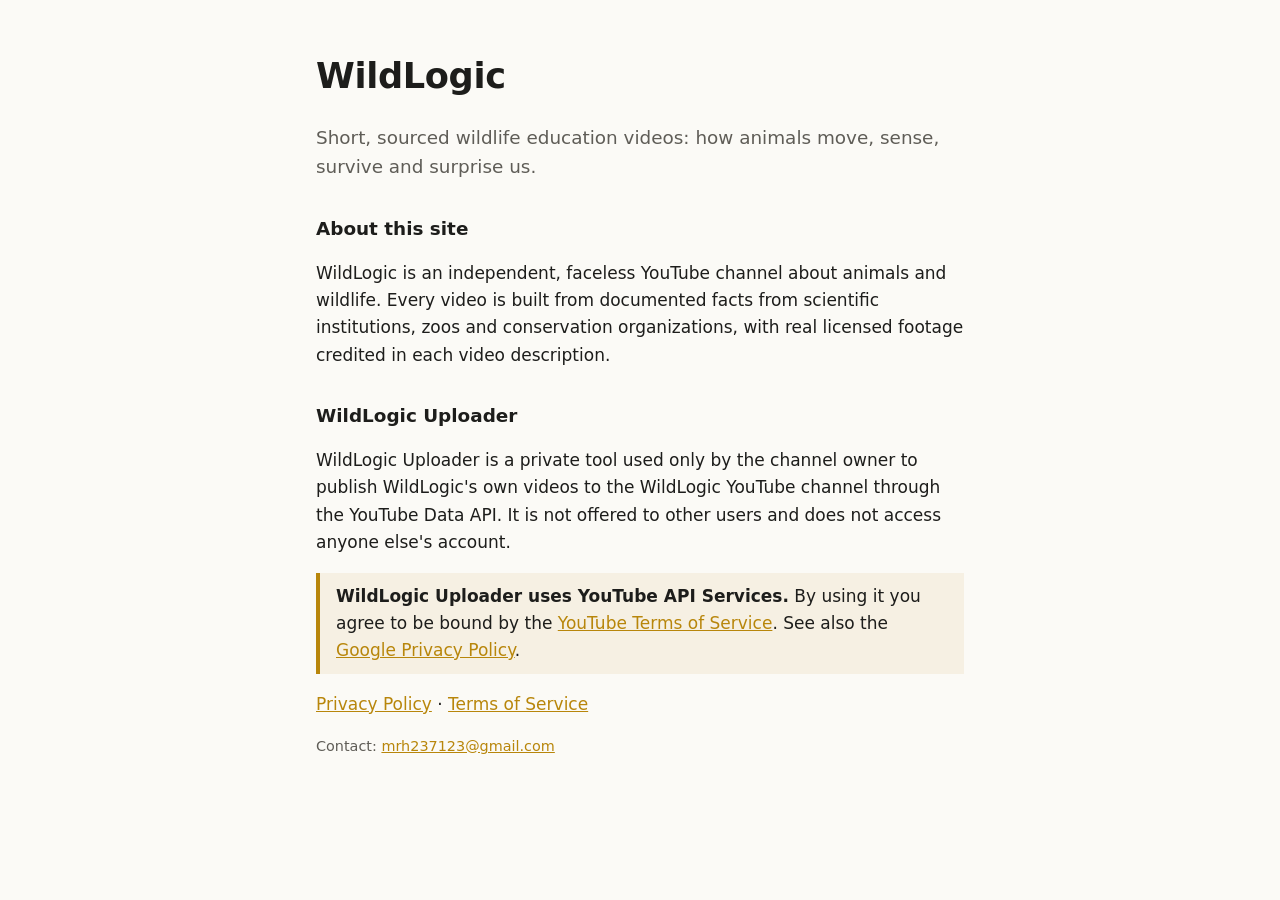
<file: index.html>
<!DOCTYPE html>
<html lang="en">
<head>
<meta charset="utf-8">
<meta name="viewport" content="width=device-width, initial-scale=1">
<title>WildLogic</title>
<meta name="description" content="WildLogic: short, sourced wildlife education videos.">
<link rel="stylesheet" href="style.css">
</head>
<body>
<main>
<h1>WildLogic</h1>
<p class="lead">Short, sourced wildlife education videos: how animals move, sense, survive and surprise us.</p>
<h2>About this site</h2>
<p>WildLogic is an independent, faceless YouTube channel about animals and wildlife. Every video is built from documented facts from scientific institutions, zoos and conservation organizations, with real licensed footage credited in each video description.</p>
<h2>WildLogic Uploader</h2>
<p>WildLogic Uploader is a private tool used only by the channel owner to publish WildLogic's own videos to the WildLogic YouTube channel through the YouTube Data API. It is not offered to other users and does not access anyone else's account.</p>
<p class="notice"><strong>WildLogic Uploader uses YouTube API Services.</strong> By using it you agree to be bound by the <a href="https://www.youtube.com/t/terms">YouTube Terms of Service</a>. See also the <a href="https://policies.google.com/privacy">Google Privacy Policy</a>.</p>
<p><a href="privacy.html">Privacy Policy</a> · <a href="terms.html">Terms of Service</a></p>
<p class="small">Contact: <a href="mailto:mrh237123@gmail.com">mrh237123@gmail.com</a></p>
</main>
</body>
</html>
</file>
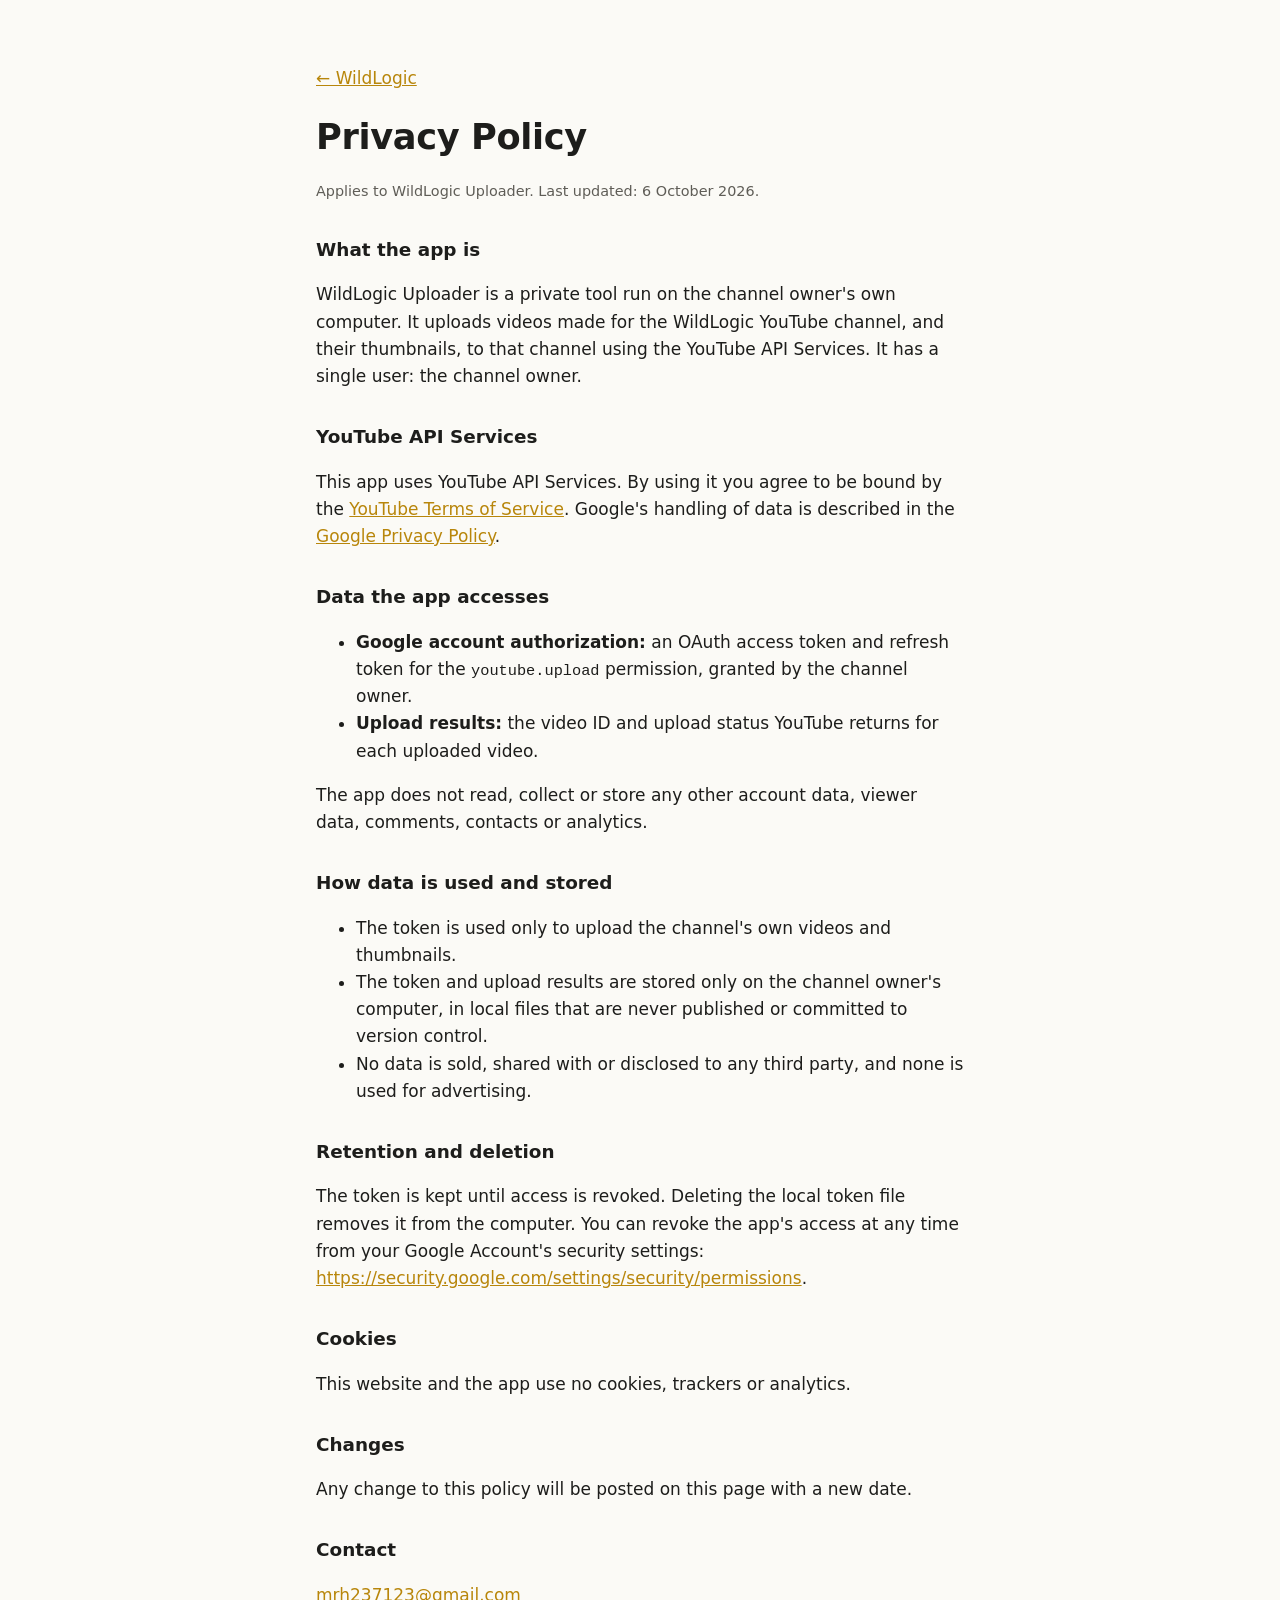
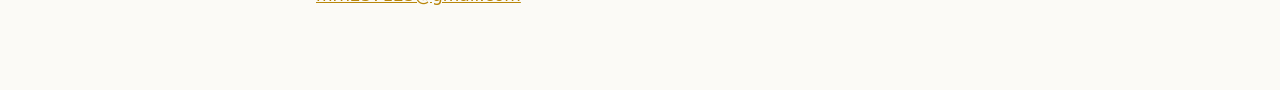
<file: privacy.html>
﻿<!DOCTYPE html>
<html lang="en">
<head>
<meta charset="utf-8">
<meta name="viewport" content="width=device-width, initial-scale=1">
<title>Privacy Policy · WildLogic</title>
<link rel="stylesheet" href="style.css">
</head>
<body>
<main>
  <p><a href="index.html">← WildLogic</a></p>
  <h1>Privacy Policy</h1>
  <p class="small">Applies to WildLogic Uploader. Last updated: 6 October 2026.</p>

  <h2>What the app is</h2>
  <p>WildLogic Uploader is a private tool run on the channel owner's own computer. It uploads videos made for the
  WildLogic YouTube channel, and their thumbnails, to that channel using the YouTube API Services. It has a single
  user: the channel owner.</p>

  <h2>YouTube API Services</h2>
  <p>This app uses YouTube API Services. By using it you agree to be bound by the
  <a href="https://www.youtube.com/t/terms">YouTube Terms of Service</a>. Google's handling of data is described in the
  <a href="https://policies.google.com/privacy">Google Privacy Policy</a>.</p>

  <h2>Data the app accesses</h2>
  <ul>
    <li><strong>Google account authorization:</strong> an OAuth access token and refresh token for the
    <code>youtube.upload</code> permission, granted by the channel owner.</li>
    <li><strong>Upload results:</strong> the video ID and upload status YouTube returns for each uploaded video.</li>
  </ul>
  <p>The app does not read, collect or store any other account data, viewer data, comments, contacts or analytics.</p>

  <h2>How data is used and stored</h2>
  <ul>
    <li>The token is used only to upload the channel's own videos and thumbnails.</li>
    <li>The token and upload results are stored only on the channel owner's computer, in local files that are never
    published or committed to version control.</li>
    <li>No data is sold, shared with or disclosed to any third party, and none is used for advertising.</li>
  </ul>

  <h2>Retention and deletion</h2>
  <p>The token is kept until access is revoked. Deleting the local token file removes it from the computer. You can
  revoke the app's access at any time from your Google Account's security settings:
  <a href="https://security.google.com/settings/security/permissions">https://security.google.com/settings/security/permissions</a>.</p>

  <h2>Cookies</h2>
  <p>This website and the app use no cookies, trackers or analytics.</p>

  <h2>Changes</h2>
  <p>Any change to this policy will be posted on this page with a new date.</p>

  <h2>Contact</h2>
  <p><a href="mailto:mrh237123@gmail.com">mrh237123@gmail.com</a></p>
</main>
</body>
</html>
</file>
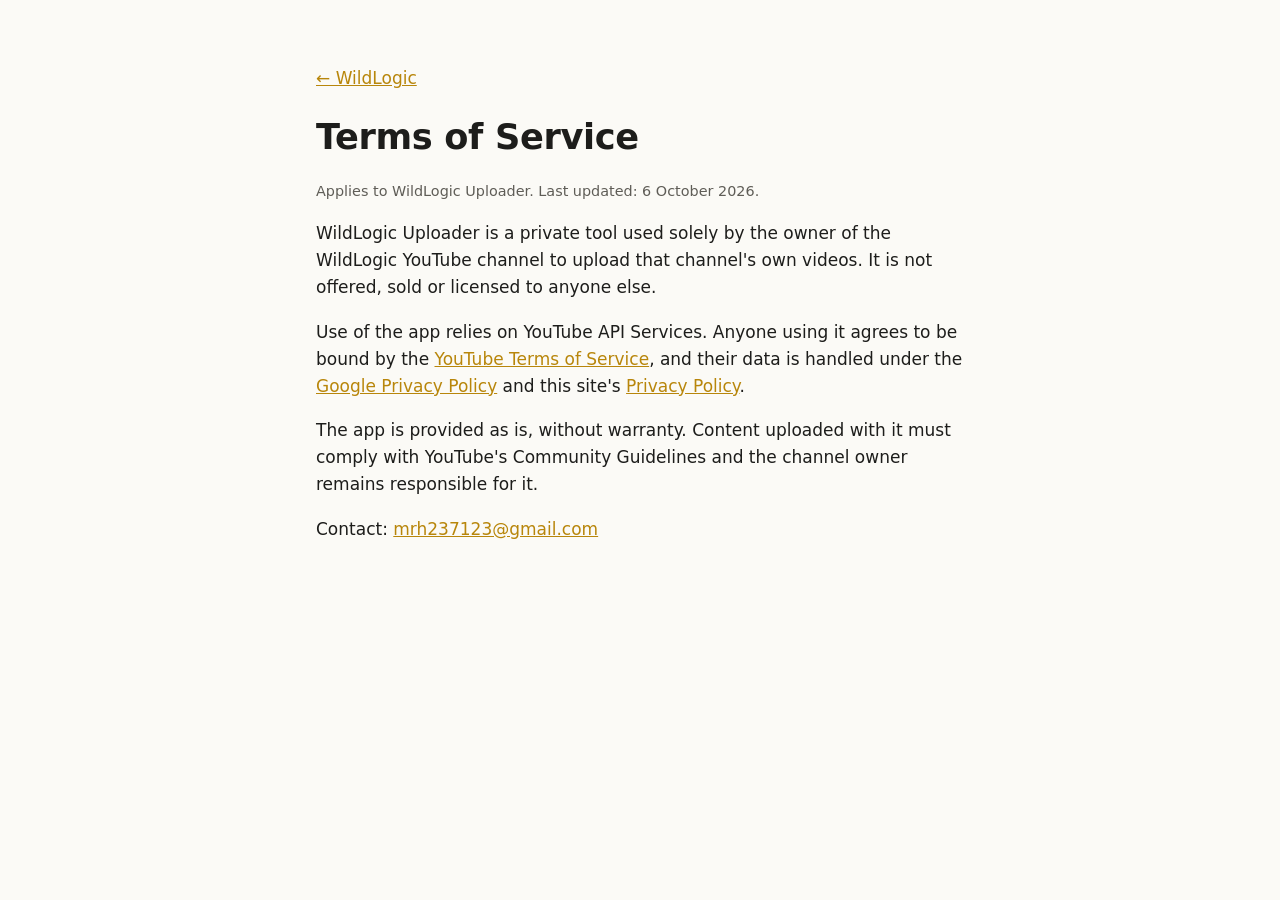
<file: terms.html>
﻿<!DOCTYPE html>
<html lang="en">
<head>
<meta charset="utf-8">
<meta name="viewport" content="width=device-width, initial-scale=1">
<title>Terms of Service · WildLogic</title>
<link rel="stylesheet" href="style.css">
</head>
<body>
<main>
  <p><a href="index.html">← WildLogic</a></p>
  <h1>Terms of Service</h1>
  <p class="small">Applies to WildLogic Uploader. Last updated: 6 October 2026.</p>

  <p>WildLogic Uploader is a private tool used solely by the owner of the WildLogic YouTube channel to upload that
  channel's own videos. It is not offered, sold or licensed to anyone else.</p>

  <p>Use of the app relies on YouTube API Services. Anyone using it agrees to be bound by the
  <a href="https://www.youtube.com/t/terms">YouTube Terms of Service</a>, and their data is handled under the
  <a href="https://policies.google.com/privacy">Google Privacy Policy</a> and this site's
  <a href="privacy.html">Privacy Policy</a>.</p>

  <p>The app is provided as is, without warranty. Content uploaded with it must comply with YouTube's Community
  Guidelines and the channel owner remains responsible for it.</p>

  <p>Contact: <a href="mailto:mrh237123@gmail.com">mrh237123@gmail.com</a></p>
</main>
</body>
</html>
</file>
<file: style.css>
:root { --bg: #fbfaf6; --ink: #1d1d1b; --muted: #5f5d57; --accent: #b8860b; }
@media (prefers-color-scheme: dark) { :root { --bg: #151513; --ink: #eceae4; --muted: #a9a69e; --accent: #ffc531; } }
* { box-sizing: border-box; }
body { margin: 0; background: var(--bg); color: var(--ink); font: 17px/1.6 system-ui, -apple-system, "Segoe UI", sans-serif; }
main { max-width: 680px; margin: 0 auto; padding: 48px 16px 64px; }
h1 { font-size: 2.2rem; margin: 0 0 .4rem; letter-spacing: -.01em; }
h2 { font-size: 1.15rem; margin: 2rem 0 .4rem; }
a { color: var(--accent); }
.lead { font-size: 1.15rem; color: var(--muted); }
.small { font-size: .9rem; color: var(--muted); }
code { font-size: .9em; }
.notice { border-left: 4px solid var(--accent); padding: .6rem 1rem; background: rgba(184, 134, 11, .08); }
</file>
